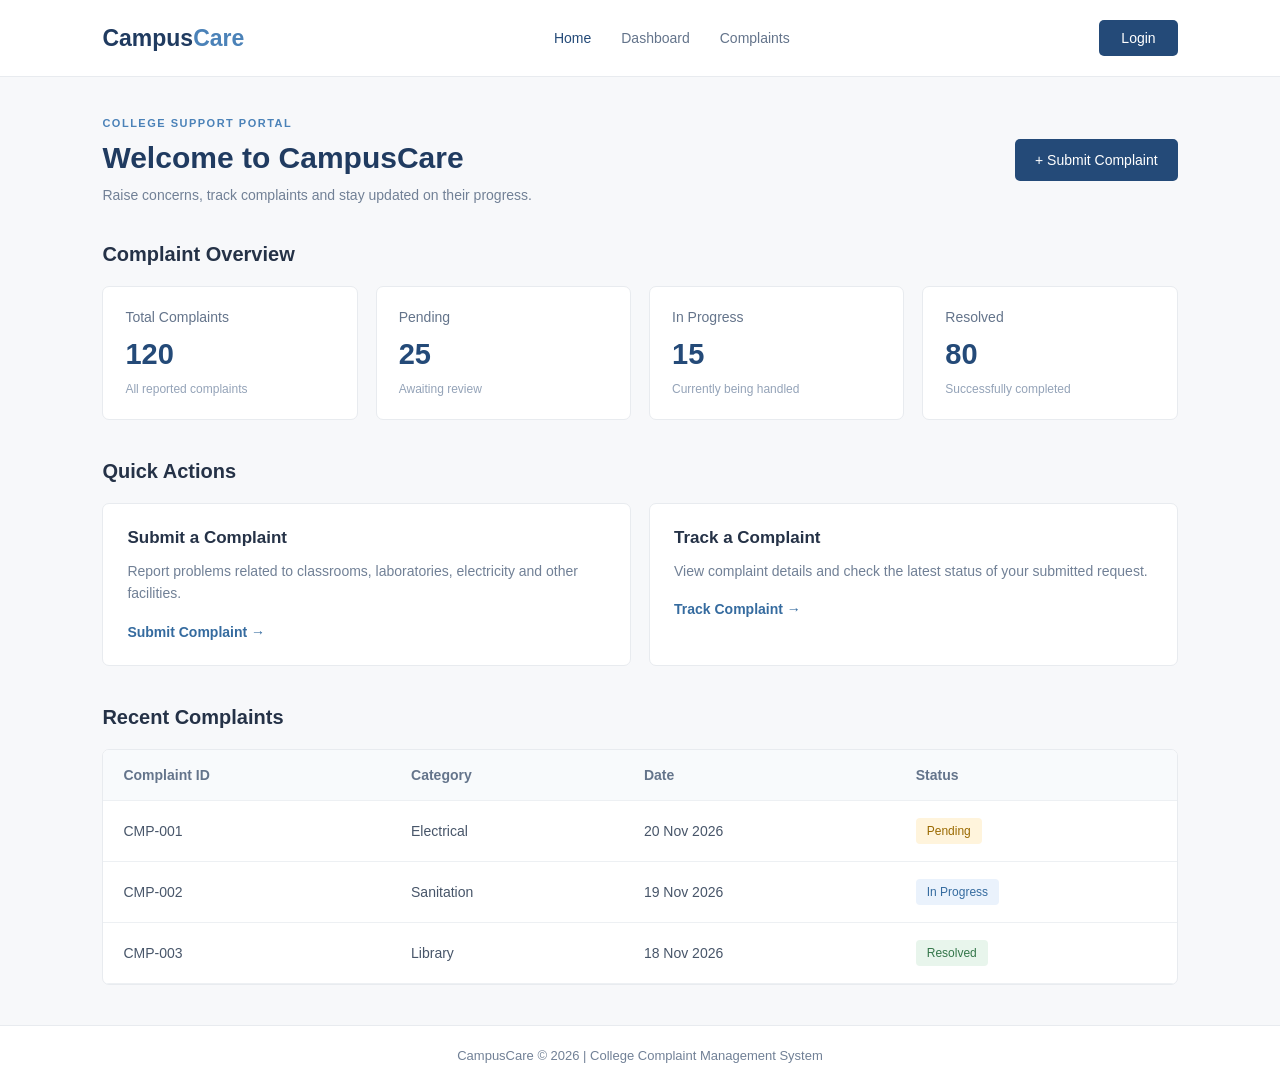
<file: index.html>
<!DOCTYPE html>
<html lang="en">

<head>
    <meta charset="UTF-8">
    <meta name="viewport" content="width=device-width, initial-scale=1.0">

    <title>CampusCare | College Complaint Portal</title>

    <link rel="stylesheet" href="style.css">
</head>

<body>

    <!-- Navigation Bar -->
    <header class="navbar">

        <div class="logo">Campus<span>Care</span></div>

        <nav>
            <a href="index.html" class="active">Home</a>
            <a href="#statistics">Dashboard</a>
            <a href="#complaints">Complaints</a>
        </nav>

        <a href="login.html" class="login">Login</a>

    </header>


    <main class="container">

        <!-- Welcome Section -->
        <section class="welcome">

            <div>
                <p class="subtitle">COLLEGE SUPPORT PORTAL</p>

                <h1>Welcome to CampusCare</h1>

                <p class="description">
                    Raise concerns, track complaints and stay updated
                    on their progress.
                </p>
            </div>

            <a href="submit_complaint.html" class="submit-btn">
                + Submit Complaint
            </a>

        </section>


        <!-- Complaint Statistics -->
        <section id="statistics">

            <h2>Complaint Overview</h2>

            <div class="stats">

                <div class="stat-card">
                    <p>Total Complaints</p>
                    <h3>120</h3>
                    <span>All reported complaints</span>
                </div>

                <div class="stat-card">
                    <p>Pending</p>
                    <h3>25</h3>
                    <span>Awaiting review</span>
                </div>

                <div class="stat-card">
                    <p>In Progress</p>
                    <h3>15</h3>
                    <span>Currently being handled</span>
                </div>

                <div class="stat-card">
                    <p>Resolved</p>
                    <h3>80</h3>
                    <span>Successfully completed</span>
                </div>

            </div>

        </section>


        <!-- Quick Actions -->
        <section class="quick-actions">

            <h2>Quick Actions</h2>

            <div class="actions">

                <div class="action-card">

                    <h3>Submit a Complaint</h3>

                    <p>
                        Report problems related to classrooms,
                        laboratories, electricity and other facilities.
                    </p>

                    <a href="submit_complaint.html">
                        Submit Complaint →
                    </a>

                </div>


                <div class="action-card">

                    <h3>Track a Complaint</h3>

                    <p>
                        View complaint details and check the
                        latest status of your submitted request.
                    </p>

                    <a href="track_complaint.html">
                        Track Complaint →
                    </a>

                </div>

            </div>

        </section>


        <!-- Recent Complaints -->
        <section class="recent-complaints" id="complaints">

            <h2>Recent Complaints</h2>

            <div class="table-box">

                <table>

                    <thead>
                        <tr>
                            <th>Complaint ID</th>
                            <th>Category</th>
                            <th>Date</th>
                            <th>Status</th>
                        </tr>
                    </thead>

                    <tbody>

                        <tr>
                            <td>CMP-001</td>
                            <td>Electrical</td>
                            <td>20 Nov 2026</td>
                            <td><span class="pending">Pending</span></td>
                        </tr>

                        <tr>
                            <td>CMP-002</td>
                            <td>Sanitation</td>
                            <td>19 Nov 2026</td>
                            <td><span class="progress">In Progress</span></td>
                        </tr>

                        <tr>
                            <td>CMP-003</td>
                            <td>Library</td>
                            <td>18 Nov 2026</td>
                            <td><span class="resolved">Resolved</span></td>
                        </tr>

                    </tbody>

                </table>

            </div>

        </section>

    </main>


    <!-- Footer -->
    <footer>
        <p>CampusCare © 2026 | College Complaint Management System</p>
    </footer>


</body>
</html>
</file>
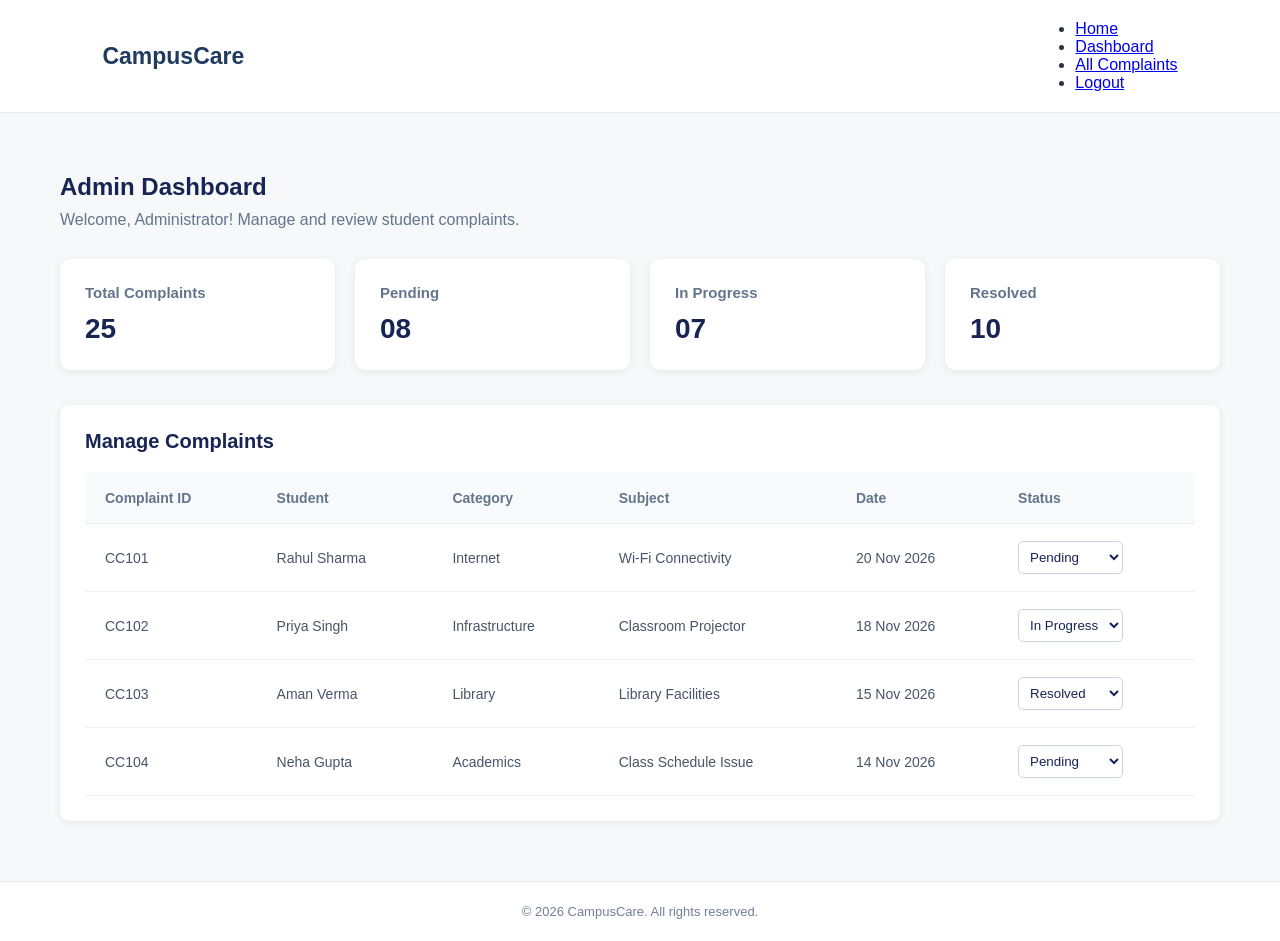
<file: admin_dashboard.html>
<!DOCTYPE html>
<html lang="en">
<head>
    <meta charset="UTF-8">
    <meta name="viewport" content="width=device-width, initial-scale=1.0">
    <title>Admin Dashboard - CampusCare</title>
    <link rel="stylesheet" href="style.css">
</head>
<body>

    <nav class="navbar">
        <div class="logo">CampusCare</div>

        <ul class="nav-links">
            <li><a href="index.html">Home</a></li>
            <li><a href="admin_dashboard.html">Dashboard</a></li>
            <li><a href="#complaints">All Complaints</a></li>
            <li><a href="login.html">Logout</a></li>
        </ul>
    </nav>

    <main class="admin-container">

        <section class="admin-welcome">
            <h1>Admin Dashboard</h1>
            <p>Welcome, Administrator! Manage and review student complaints.</p>
        </section>

        <section class="admin-stats">

            <div class="admin-stat-card">
                <h3>Total Complaints</h3>
                <p>25</p>
            </div>

            <div class="admin-stat-card">
                <h3>Pending</h3>
                <p>08</p>
            </div>

            <div class="admin-stat-card">
                <h3>In Progress</h3>
                <p>07</p>
            </div>

            <div class="admin-stat-card">
                <h3>Resolved</h3>
                <p>10</p>
            </div>

        </section>

        <section class="admin-complaints" id="complaints">

            <h2>Manage Complaints</h2>

            <div class="table-wrapper">
                <table>
                    <thead>
                        <tr>
                            <th>Complaint ID</th>
                            <th>Student</th>
                            <th>Category</th>
                            <th>Subject</th>
                            <th>Date</th>
                            <th>Status</th>
                        </tr>
                    </thead>

                    <tbody>
                        <tr>
                            <td>CC101</td>
                            <td>Rahul Sharma</td>
                            <td>Internet</td>
                            <td>Wi-Fi Connectivity</td>
                            <td>20 Nov 2026</td>
                            <td>
                                <select class="status-select">
                                    <option selected>Pending</option>
                                    <option>In Progress</option>
                                    <option>Resolved</option>
                                </select>
                            </td>
                        </tr>

                        <tr>
                            <td>CC102</td>
                            <td>Priya Singh</td>
                            <td>Infrastructure</td>
                            <td>Classroom Projector</td>
                            <td>18 Nov 2026</td>
                            <td>
                                <select class="status-select">
                                    <option>Pending</option>
                                    <option selected>In Progress</option>
                                    <option>Resolved</option>
                                </select>
                            </td>
                        </tr>

                        <tr>
                            <td>CC103</td>
                            <td>Aman Verma</td>
                            <td>Library</td>
                            <td>Library Facilities</td>
                            <td>15 Nov 2026</td>
                            <td>
                                <select class="status-select">
                                    <option>Pending</option>
                                    <option>In Progress</option>
                                    <option selected>Resolved</option>
                                </select>
                            </td>
                        </tr>

                        <tr>
                            <td>CC104</td>
                            <td>Neha Gupta</td>
                            <td>Academics</td>
                            <td>Class Schedule Issue</td>
                            <td>14 Nov 2026</td>
                            <td>
                                <select class="status-select">
                                    <option selected>Pending</option>
                                    <option>In Progress</option>
                                    <option>Resolved</option>
                                </select>
                            </td>
                        </tr>
                    </tbody>
                </table>
            </div>

        </section>

    </main>

    <footer class="footer">
        <p>&copy; 2026 CampusCare. All rights reserved.</p>
    </footer>

</body>
</html>
</file>
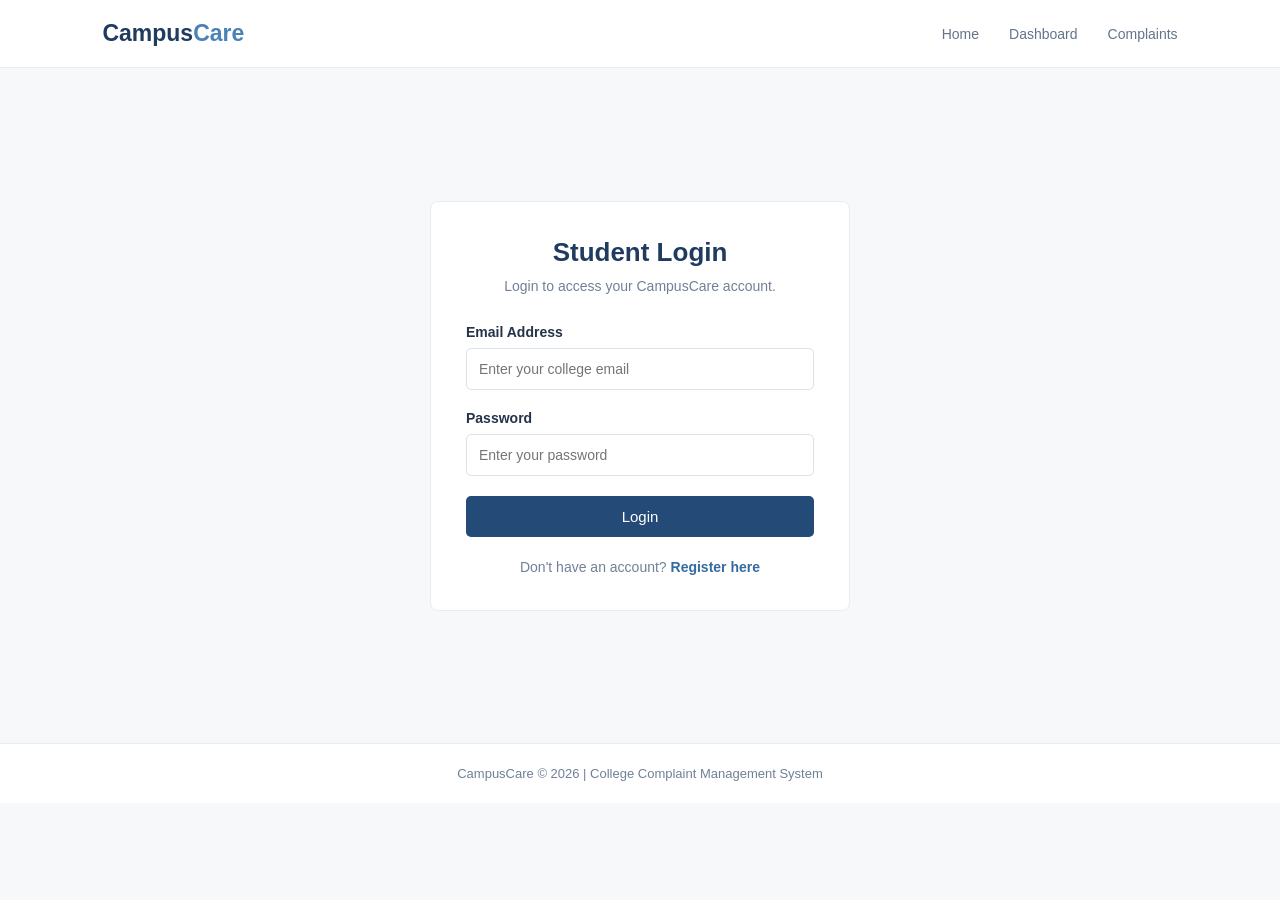
<file: login.html>
<!DOCTYPE html>
<html lang="en">

<head>
    <meta charset="UTF-8">
    <meta name="viewport" content="width=device-width, initial-scale=1.0">

    <title>Student Login | CampusCare</title>

    <link rel="stylesheet" href="style.css">
</head>

<body>

    <!-- Navigation Bar -->
    <header class="navbar">

        <div class="logo">Campus<span>Care</span></div>

        <nav>
            <a href="index.html">Home</a>
            <a href="index.html#statistics">Dashboard</a>
            <a href="index.html#complaints">Complaints</a>
        </nav>

    </header>


    <!-- Login Section -->
    <main class="login-container">

        <div class="login-card">

            <h1>Student Login</h1>

            <p class="login-description">
                Login to access your CampusCare account.
            </p>

            <form>

                <div class="form-group">
                    <label for="email">Email Address</label>

                    <input
                        type="email"
                        id="email"
                        placeholder="Enter your college email"
                        required
                    >
                </div>


                <div class="form-group">
                    <label for="password">Password</label>

                    <input
                        type="password"
                        id="password"
                        placeholder="Enter your password"
                        required
                    >
                </div>


                <button type="submit" class="login-submit">
                    Login
                </button>

            </form>

            <p class="register-link">
                Don't have an account?
                <a href="register.html">Register here</a>
            </p>

        </div>

    </main>


    <!-- Footer -->
    <footer>
        <p>CampusCare © 2026 | College Complaint Management System</p>
    </footer>

</body>
</html>
</file>
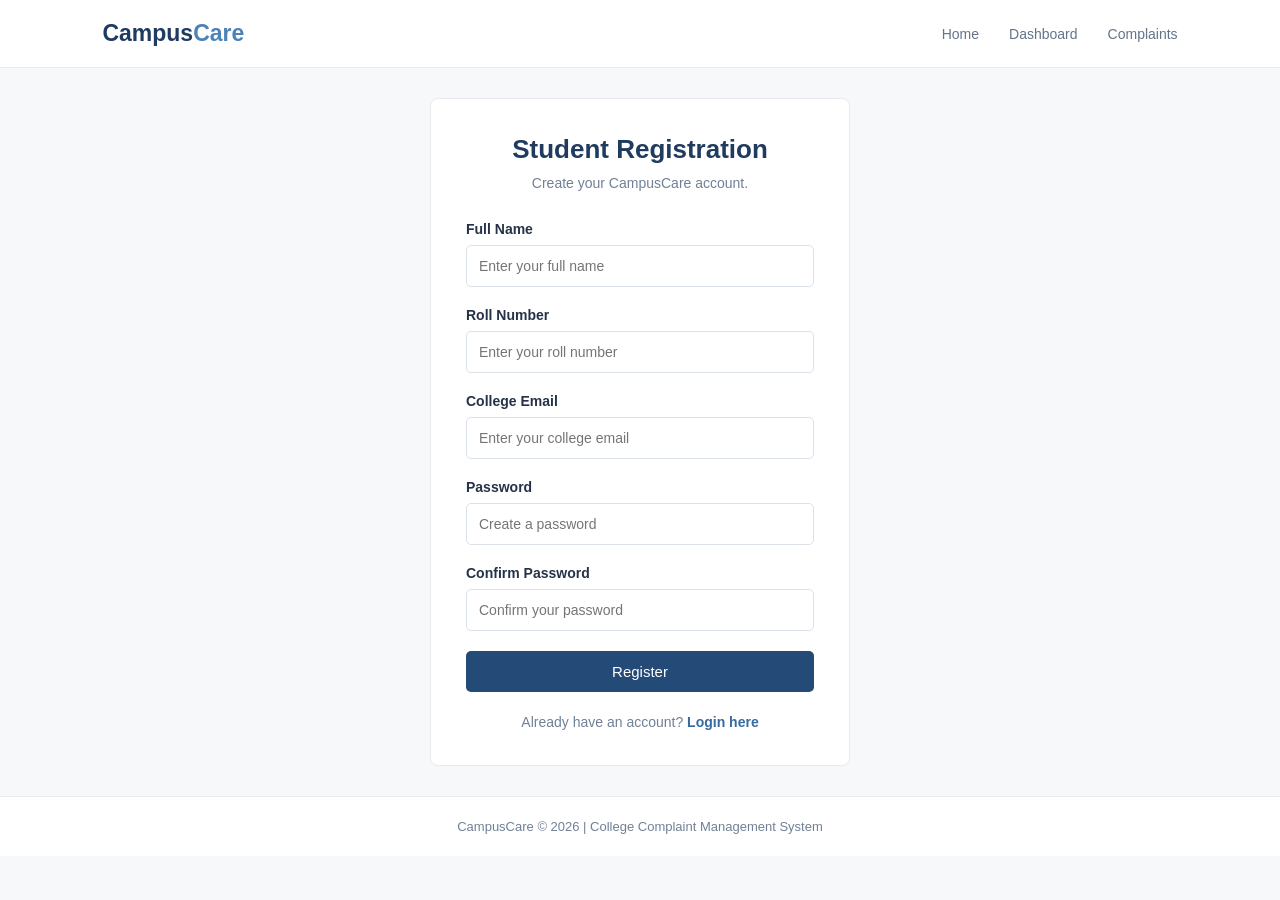
<file: register.html>
<!DOCTYPE html>
<html lang="en">

<head>
    <meta charset="UTF-8">
    <meta name="viewport" content="width=device-width, initial-scale=1.0">

    <title>Student Registration | CampusCare</title>

    <link rel="stylesheet" href="style.css">
</head>

<body>

    <!-- Navigation Bar -->
    <header class="navbar">

        <div class="logo">Campus<span>Care</span></div>

        <nav>
            <a href="index.html">Home</a>
            <a href="index.html#statistics">Dashboard</a>
            <a href="index.html#complaints">Complaints</a>
        </nav>

    </header>


    <!-- Registration Section -->
    <main class="login-container">

        <div class="login-card">

            <h1>Student Registration</h1>

            <p class="login-description">
                Create your CampusCare account.
            </p>

            <form>

                <div class="form-group">
                    <label for="name">Full Name</label>

                    <input
                        type="text"
                        id="name"
                        placeholder="Enter your full name"
                        required
                    >
                </div>


                <div class="form-group">
                    <label for="roll">Roll Number</label>

                    <input
                        type="text"
                        id="roll"
                        placeholder="Enter your roll number"
                        required
                    >
                </div>


                <div class="form-group">
                    <label for="email">College Email</label>

                    <input
                        type="email"
                        id="email"
                        placeholder="Enter your college email"
                        required
                    >
                </div>


                <div class="form-group">
                    <label for="password">Password</label>

                    <input
                        type="password"
                        id="password"
                        placeholder="Create a password"
                        required
                    >
                </div>


                <div class="form-group">
                    <label for="confirm-password">Confirm Password</label>

                    <input
                        type="password"
                        id="confirm-password"
                        placeholder="Confirm your password"
                        required
                    >
                </div>


                <button type="submit" class="login-submit">
                    Register
                </button>

            </form>


            <p class="register-link">
                Already have an account?
                <a href="login.html">Login here</a>
            </p>

        </div>

    </main>


    <!-- Footer -->
    <footer>
        <p>CampusCare © 2026 | College Complaint Management System</p>
    </footer>

</body>
</html>
</file>
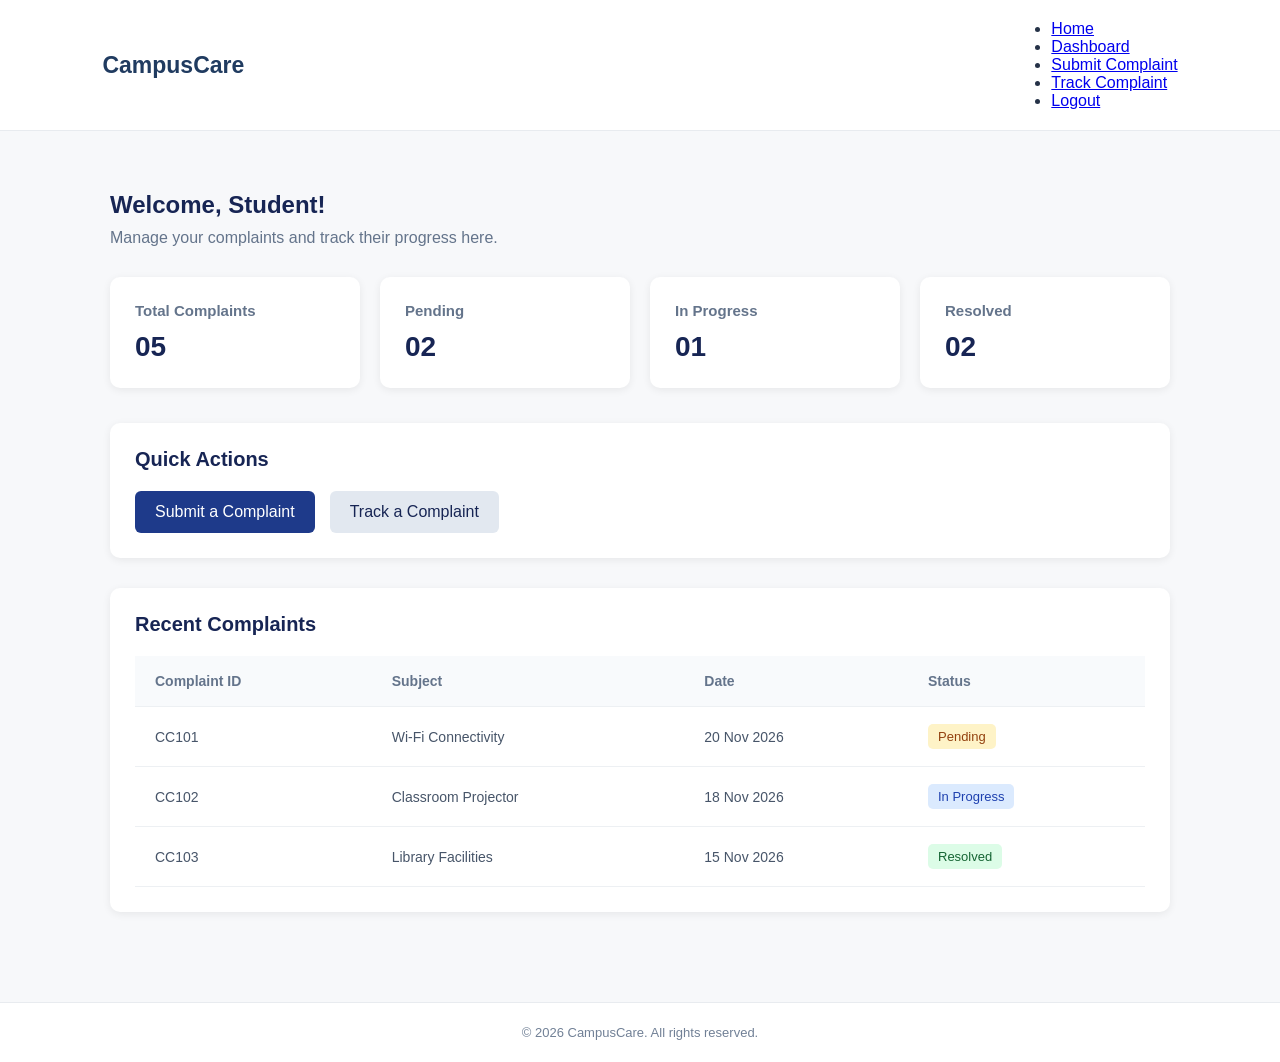
<file: student_dashboard.html>
<!DOCTYPE html>
<html lang="en">
<head>
    <meta charset="UTF-8">
    <meta name="viewport" content="width=device-width, initial-scale=1.0">
    <title>Student Dashboard - CampusCare</title>
    <link rel="stylesheet" href="style.css">
</head>
<body>

    <nav class="navbar">
        <div class="logo">CampusCare</div>

        <ul class="nav-links">
            <li><a href="index.html">Home</a></li>
            <li><a href="student_dashboard.html">Dashboard</a></li>
            <li><a href="submit_complaint.html">Submit Complaint</a></li>
            <li><a href="track_complaint.html">Track Complaint</a></li>
            <li><a href="login.html">Logout</a></li>
        </ul>
    </nav>

    <main class="dashboard-container">

        <section class="dashboard-welcome">
            <h1>Welcome, Student!</h1>
            <p>Manage your complaints and track their progress here.</p>
        </section>

        <section class="dashboard-stats">
            <div class="dashboard-stat-card">
                <h3>Total Complaints</h3>
                <p>05</p>
            </div>

            <div class="dashboard-stat-card">
                <h3>Pending</h3>
                <p>02</p>
            </div>

            <div class="dashboard-stat-card">
                <h3>In Progress</h3>
                <p>01</p>
            </div>

            <div class="dashboard-stat-card">
                <h3>Resolved</h3>
                <p>02</p>
            </div>
        </section>

        <section class="dashboard-actions">
            <h2>Quick Actions</h2>

            <div class="action-buttons">
                <a href="submit_complaint.html" class="dashboard-button">
                    Submit a Complaint
                </a>

                <a href="track_complaint.html" class="dashboard-button secondary-button">
                    Track a Complaint
                </a>
            </div>
        </section>

        <section class="dashboard-history">
            <h2>Recent Complaints</h2>

            <div class="table-wrapper">
                <table>
                    <thead>
                        <tr>
                            <th>Complaint ID</th>
                            <th>Subject</th>
                            <th>Date</th>
                            <th>Status</th>
                        </tr>
                    </thead>

                    <tbody>
                        <tr>
                            <td>CC101</td>
                            <td>Wi-Fi Connectivity</td>
                            <td>20 Nov 2026</td>
                            <td><span class="status pending">Pending</span></td>
                        </tr>

                        <tr>
                            <td>CC102</td>
                            <td>Classroom Projector</td>
                            <td>18 Nov 2026</td>
                            <td><span class="status progress">In Progress</span></td>
                        </tr>

                        <tr>
                            <td>CC103</td>
                            <td>Library Facilities</td>
                            <td>15 Nov 2026</td>
                            <td><span class="status resolved">Resolved</span></td>
                        </tr>
                    </tbody>
                </table>
            </div>
        </section>

    </main>

    <footer class="footer">
        <p>&copy; 2026 CampusCare. All rights reserved.</p>
    </footer>

</body>
</html>
</file>
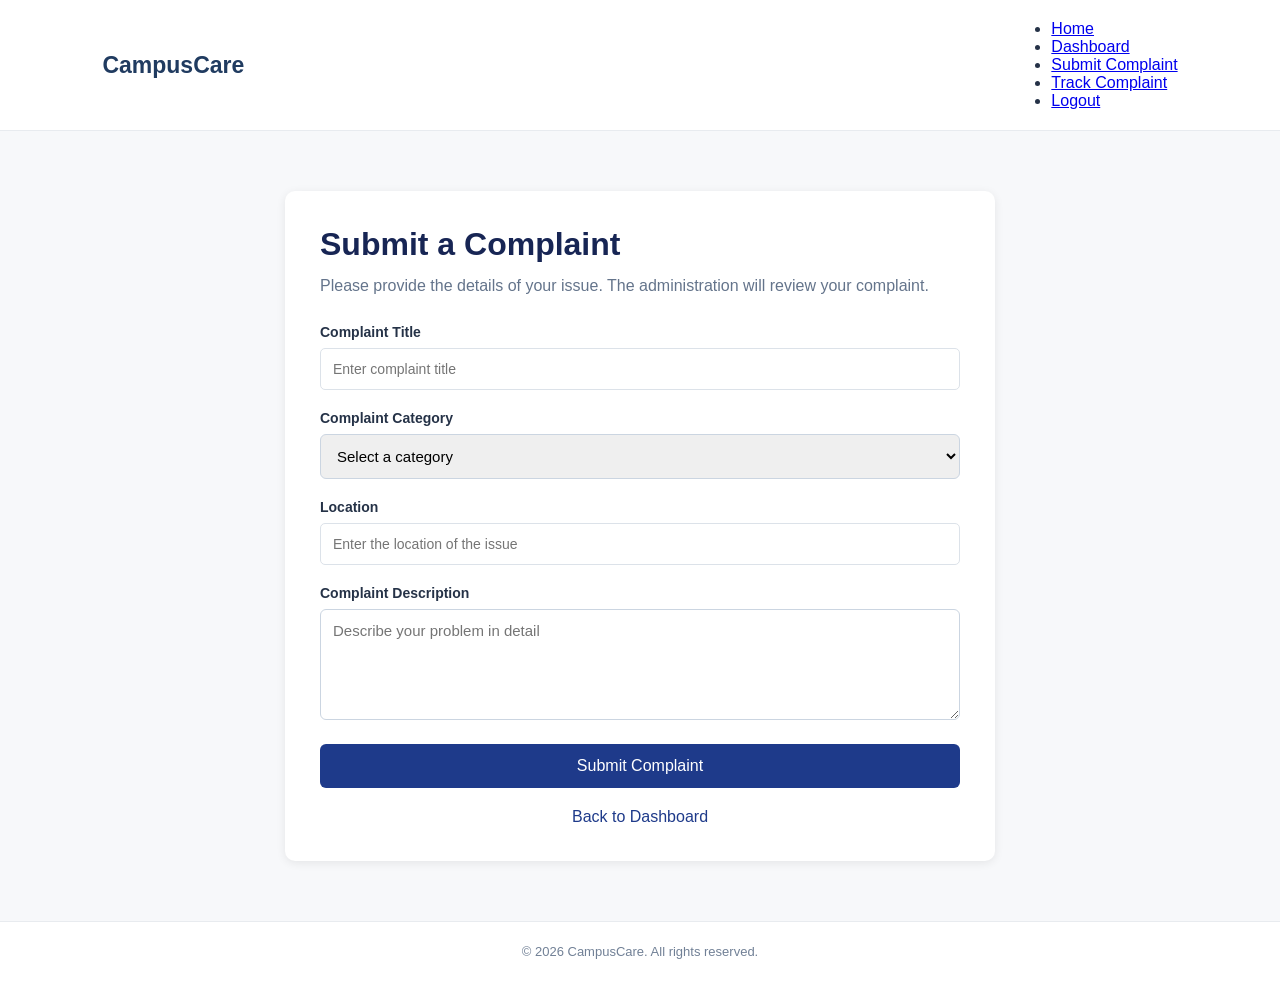
<file: submit_complaint.html>
<!DOCTYPE html>
<html lang="en">
<head>
    <meta charset="UTF-8">
    <meta name="viewport" content="width=device-width, initial-scale=1.0">
    <title>Submit Complaint - CampusCare</title>
    <link rel="stylesheet" href="style.css">
</head>
<body>

    <nav class="navbar">
        <div class="logo">CampusCare</div>

        <ul class="nav-links">
            <li><a href="index.html">Home</a></li>
            <li><a href="student_dashboard.html">Dashboard</a></li>
            <li><a href="submit_complaint.html">Submit Complaint</a></li>
            <li><a href="track_complaint.html">Track Complaint</a></li>
            <li><a href="login.html">Logout</a></li>
        </ul>
    </nav>

    <main class="complaint-container">

        <div class="complaint-card">
            <h1>Submit a Complaint</h1>
            <p class="complaint-description">
                Please provide the details of your issue.
                The administration will review your complaint.
            </p>

            <form action="#" method="POST">

                <div class="form-group">
                    <label for="title">Complaint Title</label>
                    <input
                        type="text"
                        id="title"
                        name="title"
                        placeholder="Enter complaint title"
                        required
                    >
                </div>

                <div class="form-group">
                    <label for="category">Complaint Category</label>
                    <select id="category" name="category" required>
                        <option value="">Select a category</option>
                        <option value="Infrastructure">Infrastructure</option>
                        <option value="Academics">Academics</option>
                        <option value="Hostel">Hostel</option>
                        <option value="Library">Library</option>
                        <option value="Internet">Internet / Wi-Fi</option>
                        <option value="Other">Other</option>
                    </select>
                </div>

                <div class="form-group">
                    <label for="location">Location</label>
                    <input
                        type="text"
                        id="location"
                        name="location"
                        placeholder="Enter the location of the issue"
                        required
                    >
                </div>

                <div class="form-group">
                    <label for="description">Complaint Description</label>
                    <textarea
                        id="description"
                        name="description"
                        rows="5"
                        placeholder="Describe your problem in detail"
                        required
                    ></textarea>
                </div>

                <button type="submit" class="complaint-submit">
                    Submit Complaint
                </button>

            </form>

            <a href="student_dashboard.html" class="back-link">
                Back to Dashboard
            </a>
        </div>

    </main>

    <footer class="footer">
        <p>&copy; 2026 CampusCare. All rights reserved.</p>
    </footer>

</body>
</html>
</file>
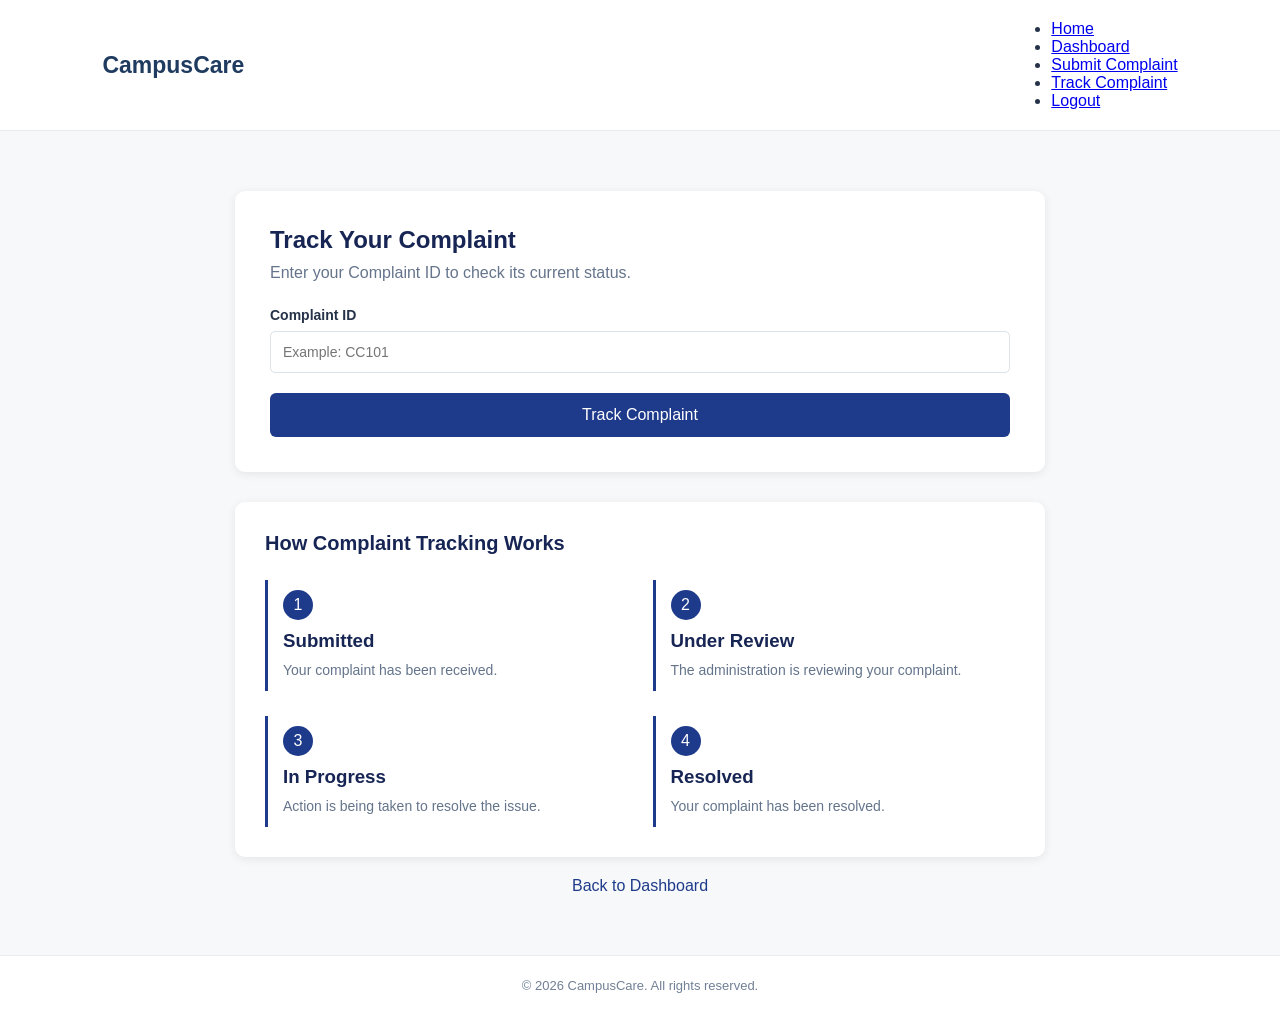
<file: track_complaint.html>
<!DOCTYPE html>
<html lang="en">
<head>
    <meta charset="UTF-8">
    <meta name="viewport" content="width=device-width, initial-scale=1.0">
    <title>Track Complaint - CampusCare</title>
    <link rel="stylesheet" href="style.css">
</head>
<body>

    <nav class="navbar">
        <div class="logo">CampusCare</div>

        <ul class="nav-links">
            <li><a href="index.html">Home</a></li>
            <li><a href="student_dashboard.html">Dashboard</a></li>
            <li><a href="submit_complaint.html">Submit Complaint</a></li>
            <li><a href="track_complaint.html">Track Complaint</a></li>
            <li><a href="login.html">Logout</a></li>
        </ul>
    </nav>

    <main class="track-container">

        <section class="track-card">
            <h1>Track Your Complaint</h1>

            <p class="track-description">
                Enter your Complaint ID to check its current status.
            </p>

            <form action="#" method="GET">
                <div class="form-group">
                    <label for="complaint-id">Complaint ID</label>
                    <input
                        type="text"
                        id="complaint-id"
                        name="complaint_id"
                        placeholder="Example: CC101"
                        required
                    >
                </div>

                <button type="submit" class="track-submit">
                    Track Complaint
                </button>
            </form>
        </section>

        <section class="track-info">
            <h2>How Complaint Tracking Works</h2>

            <div class="tracking-steps">
                <div class="tracking-step">
                    <span>1</span>
                    <h3>Submitted</h3>
                    <p>Your complaint has been received.</p>
                </div>

                <div class="tracking-step">
                    <span>2</span>
                    <h3>Under Review</h3>
                    <p>The administration is reviewing your complaint.</p>
                </div>

                <div class="tracking-step">
                    <span>3</span>
                    <h3>In Progress</h3>
                    <p>Action is being taken to resolve the issue.</p>
                </div>

                <div class="tracking-step">
                    <span>4</span>
                    <h3>Resolved</h3>
                    <p>Your complaint has been resolved.</p>
                </div>
            </div>
        </section>

        <a href="student_dashboard.html" class="back-link">
            Back to Dashboard
        </a>

    </main>

    <footer class="footer">
        <p>&copy; 2026 CampusCare. All rights reserved.</p>
    </footer>

</body>
</html>
</file>
<file: style.css>
/* General Styling */

* {
    margin: 0;
    padding: 0;
    box-sizing: border-box;
}

body {
    font-family: Arial, sans-serif;
    background-color: #f7f8fa;
    color: #253247;
}


/* Navigation Bar */

.navbar {
    background-color: white;
    padding: 20px 8%;
    display: flex;
    justify-content: space-between;
    align-items: center;
    border-bottom: 1px solid #e8ebef;
}

.logo {
    font-size: 23px;
    font-weight: bold;
    color: #203b60;
}

.logo span {
    color: #4b82b8;
}

.navbar nav {
    display: flex;
    gap: 30px;
}

.navbar nav a {
    text-decoration: none;
    color: #64748b;
    font-size: 14px;
}

.navbar nav a:hover,
.navbar nav a.active {
    color: #244a78;
}

.login {
    text-decoration: none;
    background-color: #244a78;
    color: white;
    padding: 10px 22px;
    border-radius: 5px;
    font-size: 14px;
}


/* Main Container */

.container {
    width: 84%;
    max-width: 1150px;
    margin: 40px auto;
}


/* Welcome Section */

.welcome {
    display: flex;
    justify-content: space-between;
    align-items: center;
    margin-bottom: 40px;
}

.subtitle {
    color: #4b82b8;
    font-size: 11px;
    font-weight: bold;
    letter-spacing: 1.5px;
    margin-bottom: 12px;
}

.welcome h1 {
    font-size: 30px;
    margin-bottom: 12px;
    color: #203b60;
}

.description {
    color: #718096;
    font-size: 14px;
}

.submit-btn {
    text-decoration: none;
    background-color: #244a78;
    color: white;
    padding: 13px 20px;
    border-radius: 5px;
    font-size: 14px;
}

.submit-btn:hover,
.login:hover {
    background-color: #183653;
}


/* Section Headings */

section h2 {
    font-size: 20px;
    margin-bottom: 20px;
    color: #253247;
}


/* Statistics Cards */

.stats {
    display: grid;
    grid-template-columns: repeat(4, 1fr);
    gap: 18px;
    margin-bottom: 40px;
}

.stat-card {
    background-color: white;
    padding: 22px;
    border: 1px solid #e8ebef;
    border-radius: 7px;
}

.stat-card p {
    font-size: 14px;
    color: #64748b;
}

.stat-card h3 {
    font-size: 29px;
    color: #244a78;
    margin: 13px 0 8px;
}

.stat-card span {
    font-size: 12px;
    color: #94a3b8;
}


/* Quick Actions */

.actions {
    display: grid;
    grid-template-columns: repeat(2, 1fr);
    gap: 18px;
    margin-bottom: 40px;
}

.action-card {
    background-color: white;
    padding: 24px;
    border: 1px solid #e8ebef;
    border-radius: 7px;
}

.action-card h3 {
    font-size: 17px;
    margin-bottom: 12px;
    color: #253247;
}

.action-card p {
    font-size: 14px;
    color: #718096;
    line-height: 1.6;
    margin-bottom: 18px;
}

.action-card a {
    text-decoration: none;
    color: #356b9f;
    font-size: 14px;
    font-weight: bold;
}


/* Recent Complaints Table */

.table-box {
    background-color: white;
    border: 1px solid #e8ebef;
    border-radius: 7px;
    overflow-x: auto;
}

table {
    width: 100%;
    border-collapse: collapse;
    text-align: left;
}

th, td {
    padding: 17px 20px;
    border-bottom: 1px solid #edf0f3;
    font-size: 14px;
}

th {
    background-color: #f8fafc;
    color: #64748b;
    font-weight: 600;
}

td {
    color: #475569;
}


/* Status Labels */

.pending,
.progress,
.resolved {
    display: inline-block;
    padding: 6px 11px;
    border-radius: 4px;
    font-size: 12px;
}

.pending {
    background-color: #fff4dc;
    color: #9a6900;
}

.progress {
    background-color: #eaf2fc;
    color: #356b9f;
}

.resolved {
    background-color: #e8f5ec;
    color: #34764a;
}


/* Footer */

footer {
    background-color: white;
    border-top: 1px solid #e8ebef;
    text-align: center;
    padding: 22px;
    color: #718096;
    font-size: 13px;
}


/* Responsive Design */

@media (max-width: 768px) {

    .navbar {
        padding: 18px 5%;
        flex-wrap: wrap;
        gap: 18px;
    }

    .navbar nav {
        gap: 15px;
        flex-wrap: wrap;
    }

    .container {
        width: 90%;
    }

    .welcome {
        flex-direction: column;
        align-items: flex-start;
        gap: 20px;
    }

    .stats {
        grid-template-columns: repeat(2, 1fr);
    }

    .actions {
        grid-template-columns: 1fr;
    }
}

@media (max-width: 450px) {

    .stats {
        grid-template-columns: 1fr;
    }

}





/* Login Page */

.login-container {
    min-height: 75vh;
    display: flex;
    justify-content: center;
    align-items: center;
    padding: 30px 20px;
}

.login-card {
    background-color: white;
    width: 100%;
    max-width: 420px;
    padding: 35px;
    border: 1px solid #e8ebef;
    border-radius: 8px;
}

.login-card h1 {
    text-align: center;
    color: #203b60;
    font-size: 26px;
    margin-bottom: 10px;
}

.login-description {
    text-align: center;
    color: #718096;
    font-size: 14px;
    margin-bottom: 30px;
}

.form-group {
    margin-bottom: 20px;
}

.form-group label {
    display: block;
    font-size: 14px;
    font-weight: bold;
    margin-bottom: 8px;
}

.form-group input {
    width: 100%;
    padding: 12px;
    border: 1px solid #dce2e9;
    border-radius: 5px;
    font-size: 14px;
}

.form-group input:focus {
    outline: none;
    border-color: #356b9f;
}

.login-submit {
    width: 100%;
    padding: 12px;
    background-color: #244a78;
    color: white;
    border: none;
    border-radius: 5px;
    font-size: 15px;
    cursor: pointer;
}

.login-submit:hover {
    background-color: #183653;
}

.register-link {
    text-align: center;
    margin-top: 22px;
    font-size: 14px;
    color: #718096;
}

.register-link a {
    color: #356b9f;
    text-decoration: none;
    font-weight: bold;
}

.register-link a:hover {
    text-decoration: underline;
}




/* Student Dashboard */

.dashboard-container {
    max-width: 1100px;
    margin: 40px auto;
    padding: 20px;
}

.dashboard-welcome {
    margin-bottom: 30px;
}

.dashboard-welcome h1 {
    color: #172554;
    margin-bottom: 10px;
}

.dashboard-welcome p {
    color: #64748b;
}

.dashboard-stats {
    display: grid;
    grid-template-columns: repeat(4, 1fr);
    gap: 20px;
    margin-bottom: 35px;
}

.dashboard-stat-card {
    background: white;
    padding: 25px;
    border-radius: 10px;
    box-shadow: 0 2px 8px rgba(0, 0, 0, 0.07);
}

.dashboard-stat-card h3 {
    color: #64748b;
    font-size: 15px;
}

.dashboard-stat-card p {
    color: #172554;
    font-size: 28px;
    font-weight: bold;
    margin-top: 12px;
}

.dashboard-actions,
.dashboard-history {
    background: white;
    padding: 25px;
    border-radius: 10px;
    margin-bottom: 30px;
    box-shadow: 0 2px 8px rgba(0, 0, 0, 0.07);
}

.dashboard-actions h2,
.dashboard-history h2 {
    color: #172554;
    margin-bottom: 20px;
}

.action-buttons {
    display: flex;
    gap: 15px;
    flex-wrap: wrap;
}

.dashboard-button {
    display: inline-block;
    background: #1e3a8a;
    color: white;
    padding: 12px 20px;
    border-radius: 6px;
    text-decoration: none;
}

.dashboard-button:hover {
    background: #172554;
}

.secondary-button {
    background: #e2e8f0;
    color: #172554;
}

.secondary-button:hover {
    background: #cbd5e1;
}

.status {
    padding: 5px 10px;
    border-radius: 5px;
    font-size: 13px;
}

.status.pending {
    background: #fef3c7;
    color: #92400e;
}

.status.progress {
    background: #dbeafe;
    color: #1e40af;
}

.status.resolved {
    background: #dcfce7;
    color: #166534;
}

@media (max-width: 768px) {
    .dashboard-stats {
        grid-template-columns: repeat(2, 1fr);
    }
}

@media (max-width: 480px) {
    .dashboard-stats {
        grid-template-columns: 1fr;
    }

    .action-buttons {
        flex-direction: column;
    }
}




/* Submit Complaint Page */

.complaint-container {
    max-width: 750px;
    margin: 40px auto;
    padding: 20px;
}

.complaint-card {
    background: white;
    padding: 35px;
    border-radius: 10px;
    box-shadow: 0 2px 10px rgba(0, 0, 0, 0.08);
}

.complaint-card h1 {
    color: #172554;
    margin-bottom: 10px;
}

.complaint-description {
    color: #64748b;
    margin-bottom: 25px;
    line-height: 1.6;
}

.complaint-card select,
.complaint-card textarea {
    width: 100%;
    padding: 12px;
    border: 1px solid #cbd5e1;
    border-radius: 6px;
    font-size: 15px;
    font-family: Arial, sans-serif;
}

.complaint-card textarea {
    resize: vertical;
}

.complaint-card select:focus,
.complaint-card textarea:focus {
    outline: none;
    border-color: #1e3a8a;
}

.complaint-submit {
    width: 100%;
    padding: 13px;
    background: #1e3a8a;
    color: white;
    border: none;
    border-radius: 6px;
    font-size: 16px;
    cursor: pointer;
}

.complaint-submit:hover {
    background: #172554;
}

.back-link {
    display: block;
    text-align: center;
    margin-top: 20px;
    color: #1e3a8a;
    text-decoration: none;
}

.back-link:hover {
    text-decoration: underline;
}

@media (max-width: 600px) {
    .complaint-card {
        padding: 22px;
    }
}




/* Track Complaint Page */

.track-container {
    max-width: 850px;
    margin: 40px auto;
    padding: 20px;
}

.track-card {
    background: white;
    padding: 35px;
    border-radius: 10px;
    box-shadow: 0 2px 10px rgba(0, 0, 0, 0.08);
    margin-bottom: 30px;
}

.track-card h1 {
    color: #172554;
    margin-bottom: 10px;
}

.track-description {
    color: #64748b;
    margin-bottom: 25px;
}

.track-submit {
    width: 100%;
    padding: 13px;
    background: #1e3a8a;
    color: white;
    border: none;
    border-radius: 6px;
    font-size: 16px;
    cursor: pointer;
}

.track-submit:hover {
    background: #172554;
}

.track-info {
    background: white;
    padding: 30px;
    border-radius: 10px;
    box-shadow: 0 2px 10px rgba(0, 0, 0, 0.08);
}

.track-info h2 {
    color: #172554;
    margin-bottom: 25px;
}

.tracking-steps {
    display: grid;
    grid-template-columns: repeat(2, 1fr);
    gap: 25px;
}

.tracking-step {
    border-left: 3px solid #1e3a8a;
    padding: 10px 15px;
}

.tracking-step span {
    display: inline-flex;
    width: 30px;
    height: 30px;
    background: #1e3a8a;
    color: white;
    border-radius: 50%;
    align-items: center;
    justify-content: center;
    margin-bottom: 10px;
}

.tracking-step h3 {
    color: #172554;
    margin-bottom: 8px;
}

.tracking-step p {
    color: #64748b;
    font-size: 14px;
    line-height: 1.5;
}

@media (max-width: 600px) {
    .tracking-steps {
        grid-template-columns: 1fr;
    }

    .track-card,
    .track-info {
        padding: 22px;
    }
}




/* Admin Dashboard */

.admin-container {
    max-width: 1200px;
    margin: 40px auto;
    padding: 20px;
}

.admin-welcome {
    margin-bottom: 30px;
}

.admin-welcome h1 {
    color: #172554;
    margin-bottom: 10px;
}

.admin-welcome p {
    color: #64748b;
}

.admin-stats {
    display: grid;
    grid-template-columns: repeat(4, 1fr);
    gap: 20px;
    margin-bottom: 35px;
}

.admin-stat-card {
    background: white;
    padding: 25px;
    border-radius: 10px;
    box-shadow: 0 2px 8px rgba(0, 0, 0, 0.07);
}

.admin-stat-card h3 {
    color: #64748b;
    font-size: 15px;
}

.admin-stat-card p {
    color: #172554;
    font-size: 28px;
    font-weight: bold;
    margin-top: 12px;
}

.admin-complaints {
    background: white;
    padding: 25px;
    border-radius: 10px;
    box-shadow: 0 2px 8px rgba(0, 0, 0, 0.07);
}

.admin-complaints h2 {
    color: #172554;
    margin-bottom: 20px;
}

.status-select {
    padding: 7px;
    border: 1px solid #cbd5e1;
    border-radius: 5px;
    background: white;
    color: #172554;
    cursor: pointer;
}

@media (max-width: 900px) {
    .admin-stats {
        grid-template-columns: repeat(2, 1fr);
    }
}

@media (max-width: 600px) {
    .admin-stats {
        grid-template-columns: 1fr;
    }

    .admin-complaints {
        padding: 15px;
    }
}
</file>
